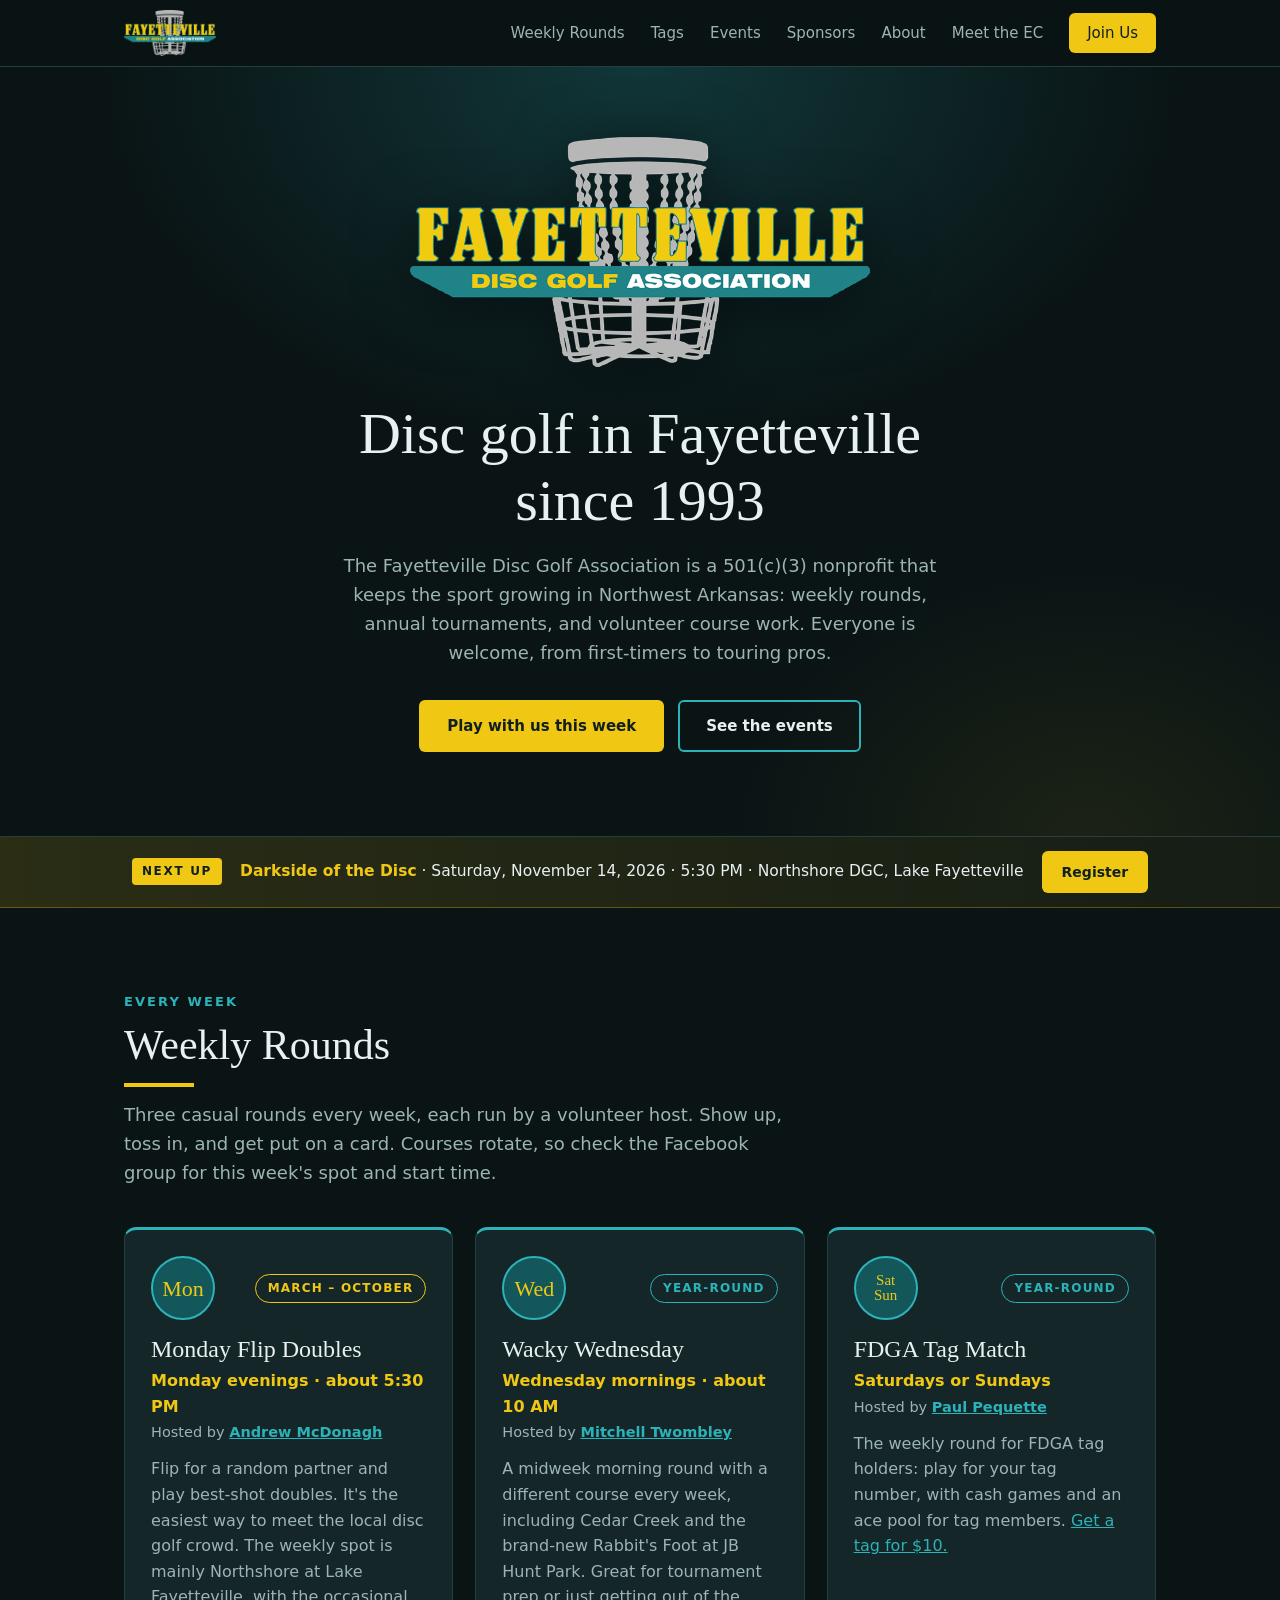
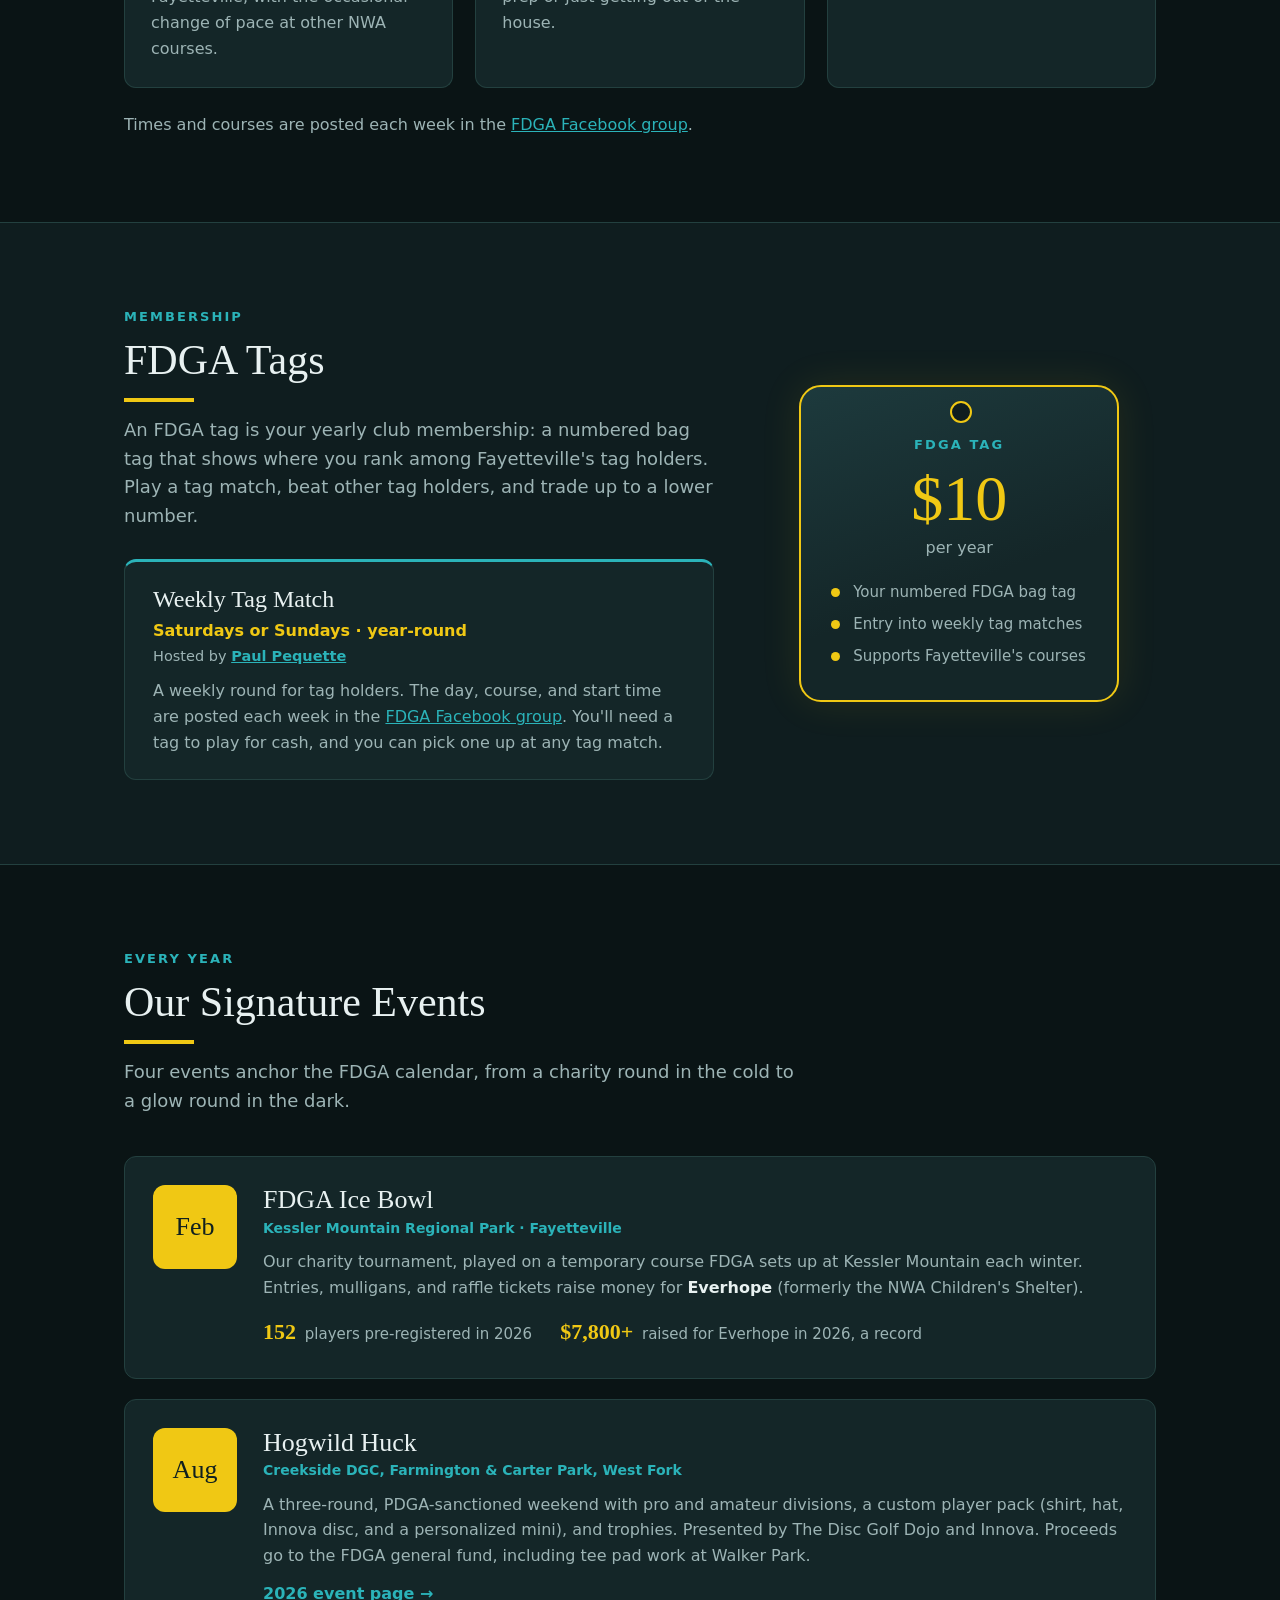
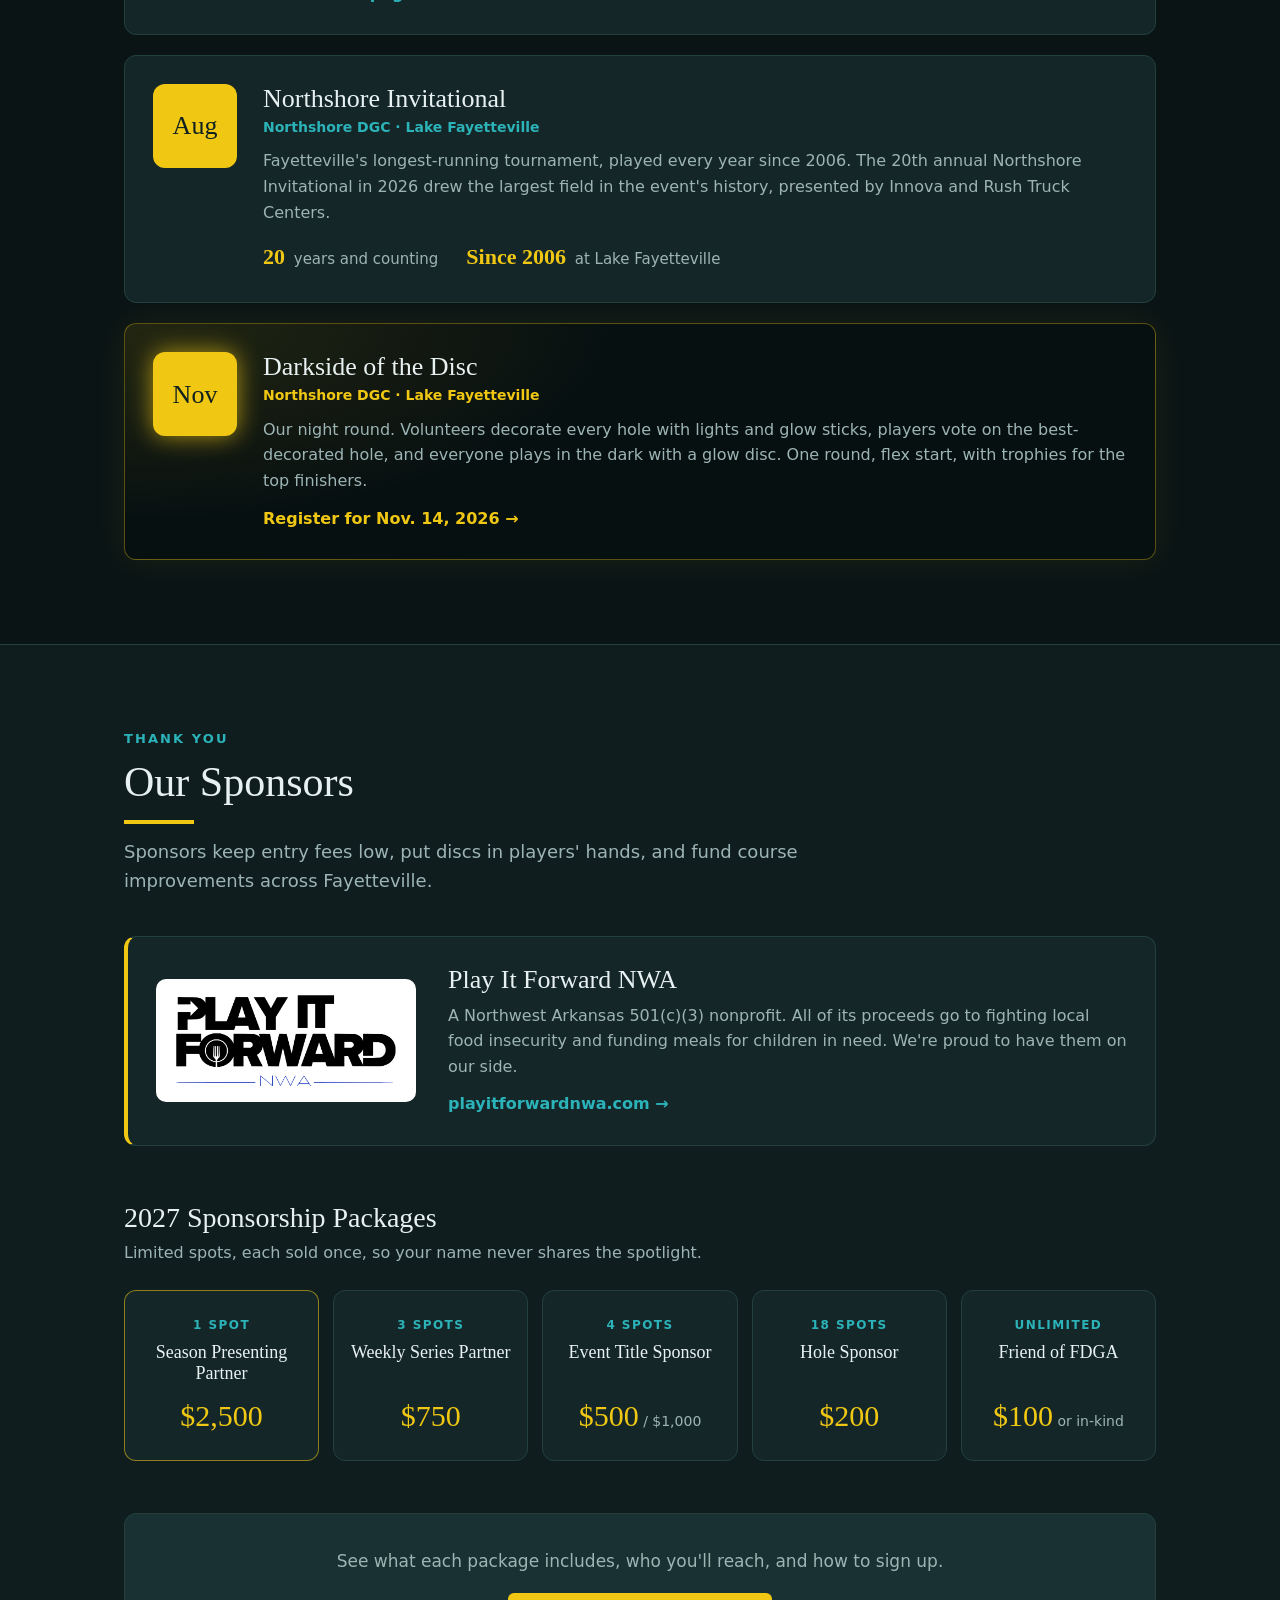
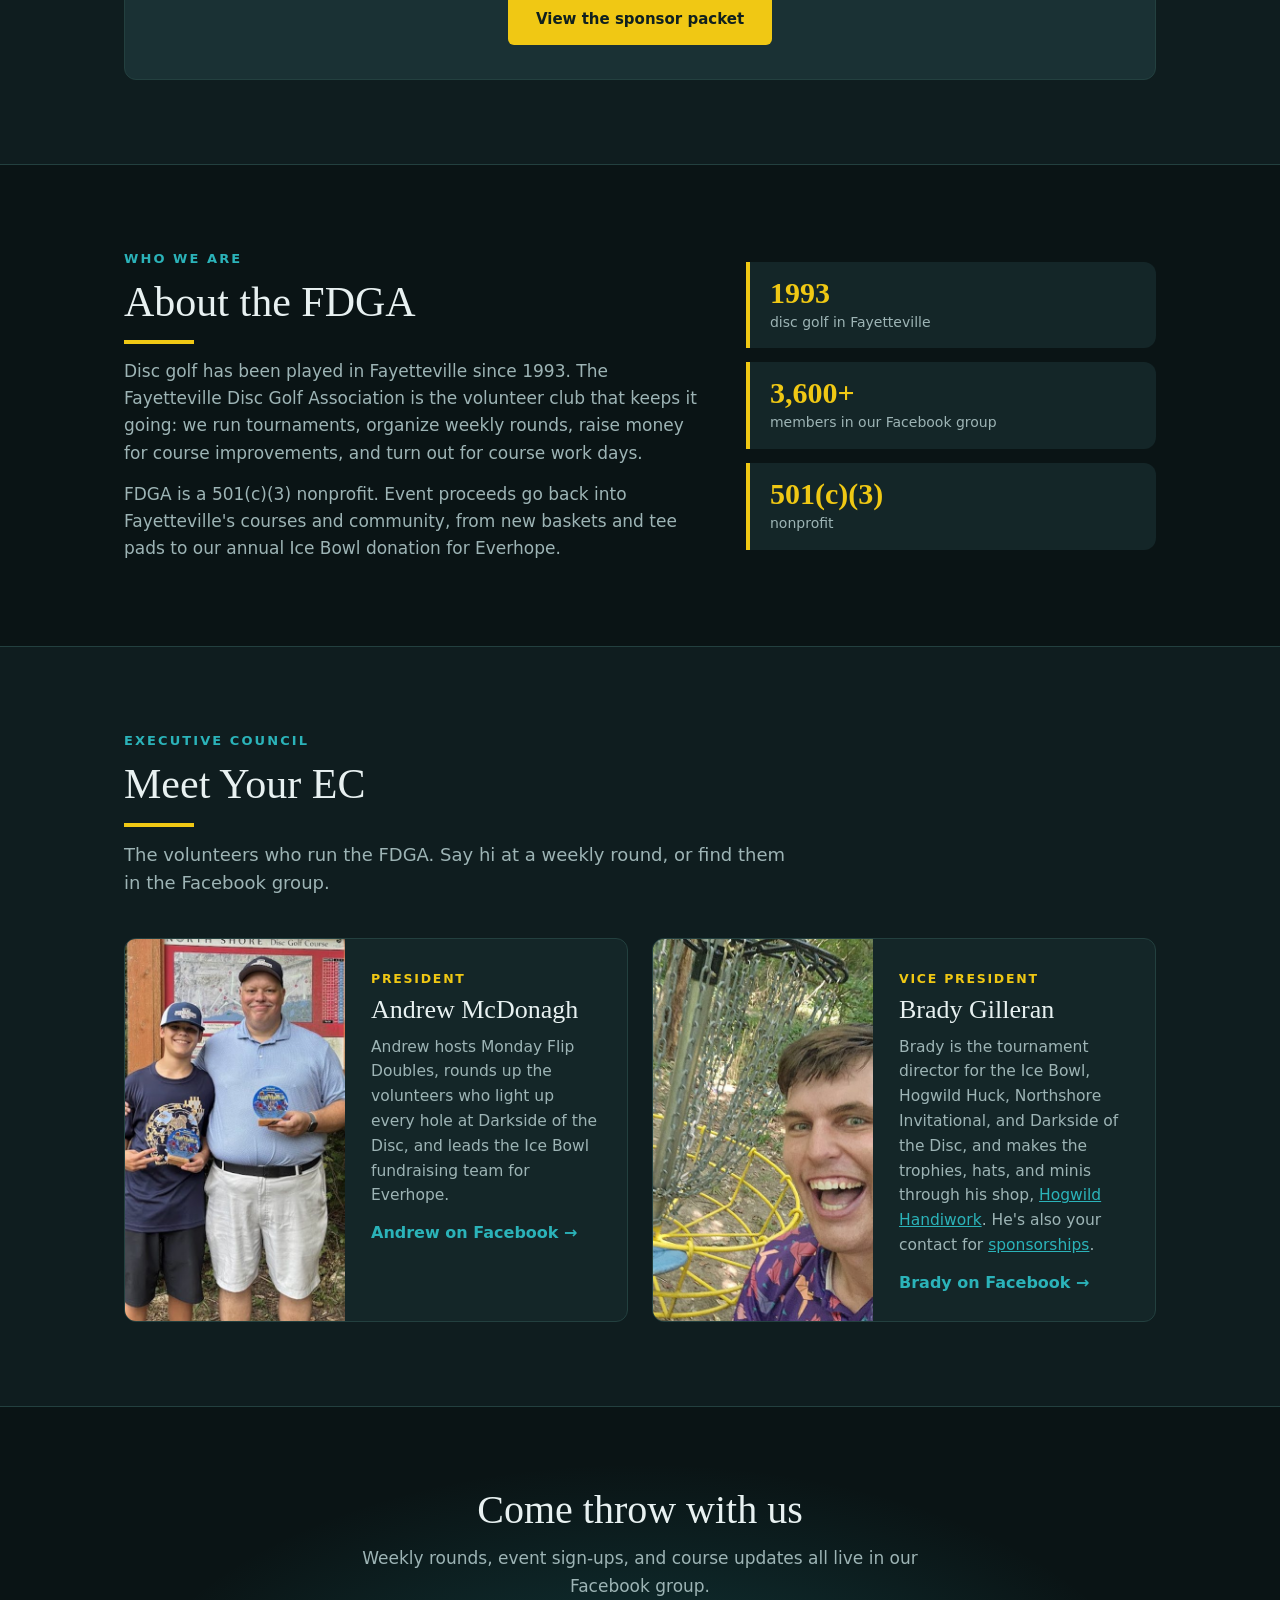
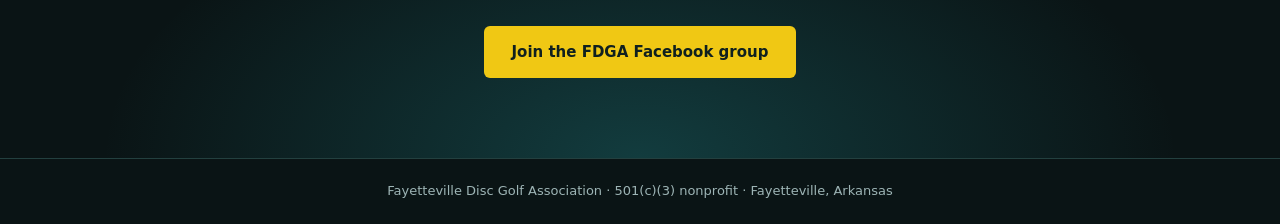
<file: index.html>
<!DOCTYPE html>
<html lang="en">
<head>
<meta charset="UTF-8">
<meta name="viewport" content="width=device-width, initial-scale=1.0">
<title>Fayetteville Disc Golf Association | Fayetteville, Arkansas</title>
<meta name="description" content="The Fayetteville Disc Golf Association (FDGA): weekly Monday Flip Doubles and Wacky Wednesday rounds, plus the Ice Bowl, Hogwild Huck, Northshore Invitational, and Darkside of the Disc.">
<meta property="og:title" content="Fayetteville Disc Golf Association">
<meta property="og:description" content="Disc golf in Fayetteville, Arkansas since 1993. Weekly rounds, annual tournaments, and a community of 3,600+ players.">
<meta property="og:image" content="https://www.fayettevillediscgolf.com/images/fdga-logo.png">
<meta property="og:url" content="https://www.fayettevillediscgolf.com/">
<link rel="icon" href="images/favicon.svg" type="image/svg+xml">
<link rel="stylesheet" href="css/style.css?v=7">
</head>
<body>

<header class="nav">
  <div class="nav-inner">
    <a href="#top" class="nav-brand"><img src="images/fdga-logo.png" alt="Fayetteville Disc Golf Association"></a>
    <button class="nav-toggle" aria-label="Toggle navigation" aria-expanded="false">
      <span></span><span></span><span></span>
    </button>
    <nav class="nav-links">
      <a href="#weekly">Weekly Rounds</a>
      <a href="#tags">Tags</a>
      <a href="#events">Events</a>
      <a href="#sponsors">Sponsors</a>
      <a href="#about">About</a>
      <a href="#ec">Meet the EC</a>
      <a href="#join" class="nav-cta">Join Us</a>
    </nav>
  </div>
</header>

<main>

  <section id="top" class="hero">
    <div class="wrap">
      <img class="hero-logo" src="images/fdga-logo.png" alt="Fayetteville Disc Golf Association">
      <h1>Disc golf in Fayetteville<br>since 1993</h1>
      <p class="hero-sub">
        The Fayetteville Disc Golf Association is a 501(c)(3) nonprofit that keeps the sport growing
        in Northwest Arkansas: weekly rounds, annual tournaments, and volunteer course work.
        Everyone is welcome, from first-timers to touring pros.
      </p>
      <div class="hero-actions">
        <a href="#weekly" class="btn btn-gold">Play with us this week</a>
        <a href="#events" class="btn btn-outline">See the events</a>
      </div>
    </div>
  </section>

  <section class="next-up">
    <div class="wrap next-up-inner">
      <span class="next-up-label">Next up</span>
      <p>
        <strong>Darkside of the Disc</strong> · Saturday, November 14, 2026 · 5:30 PM ·
        Northshore DGC, Lake Fayetteville
      </p>
      <a href="https://www.discgolfscene.com/tournament/Darkside_of_the_Disc_2026" target="_blank" rel="noopener" class="btn btn-gold btn-small">Register</a>
    </div>
  </section>

  <section id="weekly" class="section">
    <div class="wrap">
      <div class="section-head">
        <span class="kicker">Every week</span>
        <h2>Weekly Rounds</h2>
        <p class="lead">
          Three casual rounds every week, each run by a volunteer host. Show up, toss in, and get
          put on a card. Courses rotate, so check the Facebook group for this week's spot and
          start time.
        </p>
      </div>

      <div class="weekly-grid">
        <article class="weekly-card">
          <div class="weekly-top">
            <div class="weekly-day">Mon</div>
            <span class="season season-limited">March – October</span>
          </div>
          <h3>Monday Flip Doubles</h3>
          <p class="weekly-when">Monday evenings · about 5:30 PM</p>
          <p class="weekly-host">Hosted by <a href="https://www.facebook.com/andrew.mcdonagh.142" target="_blank" rel="noopener">Andrew McDonagh</a></p>
          <p>
            Flip for a random partner and play best-shot doubles. It's the easiest way to meet the
            local disc golf crowd. The weekly spot is mainly Northshore at Lake Fayetteville, with
            the occasional change of pace at other NWA courses.
          </p>
        </article>
        <article class="weekly-card">
          <div class="weekly-top">
            <div class="weekly-day">Wed</div>
            <span class="season">Year-round</span>
          </div>
          <h3>Wacky Wednesday</h3>
          <p class="weekly-when">Wednesday mornings · about 10 AM</p>
          <p class="weekly-host">Hosted by <a href="https://www.facebook.com/mitchell.twombley" target="_blank" rel="noopener">Mitchell Twombley</a></p>
          <p>
            A midweek morning round with a different course every week, including Cedar Creek and
            the brand-new Rabbit's Foot at JB Hunt Park. Great for tournament prep or just getting
            out of the house.
          </p>
        </article>
        <article class="weekly-card">
          <div class="weekly-top">
            <div class="weekly-day weekly-day-sm">Sat<br>Sun</div>
            <span class="season">Year-round</span>
          </div>
          <h3>FDGA Tag Match</h3>
          <p class="weekly-when">Saturdays or Sundays</p>
          <p class="weekly-host">Hosted by <a href="https://www.facebook.com/paul.pequette" target="_blank" rel="noopener">Paul Pequette</a></p>
          <p>
            The weekly round for FDGA tag holders: play for your tag number, with cash games and an
            ace pool for tag members. <a href="#tags">Get a tag for $10.</a>
          </p>
        </article>
      </div>

      <p class="weekly-note">
        Times and courses are posted each week in the
        <a href="https://www.facebook.com/groups/421920494597940" target="_blank" rel="noopener">FDGA Facebook group</a>.
      </p>
    </div>
  </section>

  <section id="tags" class="section section-alt">
    <div class="wrap tags-grid">
      <div>
        <span class="kicker">Membership</span>
        <h2>FDGA Tags</h2>
        <p class="lead">
          An FDGA tag is your yearly club membership: a numbered bag tag that shows where you rank
          among Fayetteville's tag holders. Play a tag match, beat other tag holders, and trade up
          to a lower number.
        </p>
        <div class="tag-match">
          <h3>Weekly Tag Match</h3>
          <p class="weekly-when">Saturdays or Sundays · year-round</p>
          <p class="weekly-host">Hosted by <a href="https://www.facebook.com/paul.pequette" target="_blank" rel="noopener">Paul Pequette</a></p>
          <p>
            A weekly round for tag holders. The day, course, and start time are posted each week in
            the <a href="https://www.facebook.com/groups/421920494597940" target="_blank" rel="noopener">FDGA Facebook group</a>.
            You'll need a tag to play for cash, and you can pick one up at any tag match.
          </p>
        </div>
      </div>
      <div class="tag-card">
        <span class="tag-card-label">FDGA Tag</span>
        <p class="tag-card-price">$10</p>
        <p class="tag-card-sub">per year</p>
        <ul>
          <li>Your numbered FDGA bag tag</li>
          <li>Entry into weekly tag matches</li>
          <li>Supports Fayetteville's courses</li>
        </ul>
      </div>
    </div>
  </section>

  <section id="events" class="section">
    <div class="wrap">
      <div class="section-head">
        <span class="kicker">Every year</span>
        <h2>Our Signature Events</h2>
        <p class="lead">
          Four events anchor the FDGA calendar, from a charity round in the cold to a glow round
          in the dark.
        </p>
      </div>

      <div class="event-list">
        <article class="event">
          <div class="event-month"><span>Feb</span></div>
          <div class="event-body">
            <h3>FDGA Ice Bowl</h3>
            <p class="event-where">Kessler Mountain Regional Park · Fayetteville</p>
            <p>
              Our charity tournament, played on a temporary course FDGA sets up at Kessler
              Mountain each winter. Entries, mulligans, and raffle tickets raise money for
              <strong>Everhope</strong> (formerly the NWA Children's Shelter).
            </p>
            <ul class="event-stats">
              <li><b>152</b> players pre-registered in 2026</li>
              <li><b>$7,800+</b> raised for Everhope in 2026, a record</li>
            </ul>
          </div>
        </article>

        <article class="event">
          <div class="event-month"><span>Aug</span></div>
          <div class="event-body">
            <h3>Hogwild Huck</h3>
            <p class="event-where">Creekside DGC, Farmington &amp; Carter Park, West Fork</p>
            <p>
              A three-round, PDGA-sanctioned weekend with pro and amateur divisions, a custom
              player pack (shirt, hat, Innova disc, and a personalized mini), and trophies.
              Presented by The Disc Golf Dojo and Innova. Proceeds go to the FDGA general fund,
              including tee pad work at Walker Park.
            </p>
            <a class="event-link" href="https://www.discgolfscene.com/tournament/4th_Annual_Hogwild_Huck_2026" target="_blank" rel="noopener">2026 event page →</a>
          </div>
        </article>

        <article class="event">
          <div class="event-month"><span>Aug</span></div>
          <div class="event-body">
            <h3>Northshore Invitational</h3>
            <p class="event-where">Northshore DGC · Lake Fayetteville</p>
            <p>
              Fayetteville's longest-running tournament, played every year since 2006. The
              20th annual Northshore Invitational in 2026 drew the largest field in the event's
              history, presented by Innova and Rush Truck Centers.
            </p>
            <ul class="event-stats">
              <li><b>20</b> years and counting</li>
              <li><b>Since 2006</b> at Lake Fayetteville</li>
            </ul>
          </div>
        </article>

        <article class="event event-glow">
          <div class="event-month"><span>Nov</span></div>
          <div class="event-body">
            <h3>Darkside of the Disc</h3>
            <p class="event-where">Northshore DGC · Lake Fayetteville</p>
            <p>
              Our night round. Volunteers decorate every hole with lights and glow sticks, players
              vote on the best-decorated hole, and everyone plays in the dark with a glow disc.
              One round, flex start, with trophies for the top finishers.
            </p>
            <a class="event-link" href="https://www.discgolfscene.com/tournament/Darkside_of_the_Disc_2026" target="_blank" rel="noopener">Register for Nov. 14, 2026 →</a>
          </div>
        </article>
      </div>
    </div>
  </section>

  <section id="sponsors" class="section section-alt">
    <div class="wrap">
      <div class="section-head">
        <span class="kicker">Thank you</span>
        <h2>Our Sponsors</h2>
        <p class="lead">
          Sponsors keep entry fees low, put discs in players' hands, and fund course improvements
          across Fayetteville.
        </p>
      </div>

      <div class="sponsor-feature">
        <a class="sponsor-logo" href="https://www.playitforwardnwa.com/" target="_blank" rel="noopener">
          <img src="images/sponsors/play-it-forward.png" alt="Play It Forward NWA">
        </a>
        <div>
          <h3>Play It Forward NWA</h3>
          <p>
            A Northwest Arkansas 501(c)(3) nonprofit. All of its proceeds go to fighting local
            food insecurity and funding meals for children in need. We're proud to have them on
            our side.
          </p>
          <a class="event-link" href="https://www.playitforwardnwa.com/" target="_blank" rel="noopener">playitforwardnwa.com →</a>
        </div>
      </div>

      <div class="sponsor-program">
        <h3 class="sub-head">2027 Sponsorship Packages</h3>
        <p class="sub-lead">Limited spots, each sold once, so your name never shares the spotlight.</p>
        <div class="pkg-mini-grid">
          <a class="pkg-mini pkg-mini-top" href="/sponsors#presenting"><span class="pkg-mini-spots">1 spot</span><h4>Season Presenting Partner</h4><p class="es-price">$2,500</p></a>
          <a class="pkg-mini" href="/sponsors#weekly"><span class="pkg-mini-spots">3 spots</span><h4>Weekly Series Partner</h4><p class="es-price">$750</p></a>
          <a class="pkg-mini" href="/sponsors#title"><span class="pkg-mini-spots">4 spots</span><h4>Event Title Sponsor</h4><p class="es-price">$500<small> / $1,000</small></p></a>
          <a class="pkg-mini" href="/sponsors#holes"><span class="pkg-mini-spots">18 spots</span><h4>Hole Sponsor</h4><p class="es-price">$200</p></a>
          <a class="pkg-mini" href="/sponsors#friends"><span class="pkg-mini-spots">Unlimited</span><h4>Friend of FDGA</h4><p class="es-price">$100<small> or in-kind</small></p></a>
        </div>
      </div>

      <div class="sponsor-cta">
        <p>See what each package includes, who you'll reach, and how to sign up.</p>
        <a class="btn btn-gold" href="/sponsors">View the sponsor packet</a>
      </div>
    </div>
  </section>

  <section id="about" class="section">
    <div class="wrap about-grid">
      <div>
        <span class="kicker">Who we are</span>
        <h2>About the FDGA</h2>
        <p>
          Disc golf has been played in Fayetteville since 1993. The Fayetteville Disc Golf
          Association is the volunteer club that keeps it going: we run tournaments, organize
          weekly rounds, raise money for course improvements, and turn out for course work days.
        </p>
        <p>
          FDGA is a 501(c)(3) nonprofit. Event proceeds go back into Fayetteville's courses and
          community, from new baskets and tee pads to our annual Ice Bowl donation for Everhope.
        </p>
      </div>
      <ul class="about-stats">
        <li><b>1993</b><span>disc golf in Fayetteville</span></li>
        <li><b>3,600+</b><span>members in our Facebook group</span></li>
        <li><b>501(c)(3)</b><span>nonprofit</span></li>
      </ul>
    </div>
  </section>

  <section id="ec" class="section section-alt">
    <div class="wrap">
      <div class="section-head">
        <span class="kicker">Executive Council</span>
        <h2>Meet Your EC</h2>
        <p class="lead">
          The volunteers who run the FDGA. Say hi at a weekly round, or find them in the Facebook
          group.
        </p>
      </div>
      <div class="ec-grid">
        <article class="ec-card">
          <img src="images/ec/andrew-mcdonagh.jpg" alt="Andrew McDonagh at the Northshore Disc Golf Course sign, holding a trophy">
          <div class="ec-body">
            <span class="ec-role">President</span>
            <h3>Andrew McDonagh</h3>
            <p>
              Andrew hosts Monday Flip Doubles, rounds up the volunteers who light up every hole at
              Darkside of the Disc, and leads the Ice Bowl fundraising team for Everhope.
            </p>
            <a class="ec-link" href="https://www.facebook.com/andrew.mcdonagh.142" target="_blank" rel="noopener">Andrew on Facebook →</a>
          </div>
        </article>
        <article class="ec-card">
          <img src="images/ec/brady-gilleran.jpg" alt="Brady Gilleran smiling next to a disc golf basket">
          <div class="ec-body">
            <span class="ec-role">Vice President</span>
            <h3>Brady Gilleran</h3>
            <p>
              Brady is the tournament director for the Ice Bowl, Hogwild Huck, Northshore
              Invitational, and Darkside of the Disc, and makes the trophies, hats, and minis
              through his shop, <a href="https://www.hogwildhandiwork.com/" target="_blank" rel="noopener">Hogwild Handiwork</a>.
              He's also your contact for <a href="/sponsors">sponsorships</a>.
            </p>
            <a class="ec-link" href="https://www.facebook.com/brady.gilleran" target="_blank" rel="noopener">Brady on Facebook →</a>
          </div>
        </article>
      </div>
    </div>
  </section>

  <section id="join" class="join">
    <div class="wrap">
      <h2>Come throw with us</h2>
      <p>
        Weekly rounds, event sign-ups, and course updates all live in our
        Facebook group.
      </p>
      <a href="https://www.facebook.com/groups/421920494597940" target="_blank" rel="noopener" class="btn btn-gold">Join the FDGA Facebook group</a>
    </div>
  </section>

</main>

<footer class="footer">
  <p>Fayetteville Disc Golf Association · 501(c)(3) nonprofit · Fayetteville, Arkansas</p>
</footer>

<script src="js/main.js?v=2"></script>
</body>
</html>
</file>
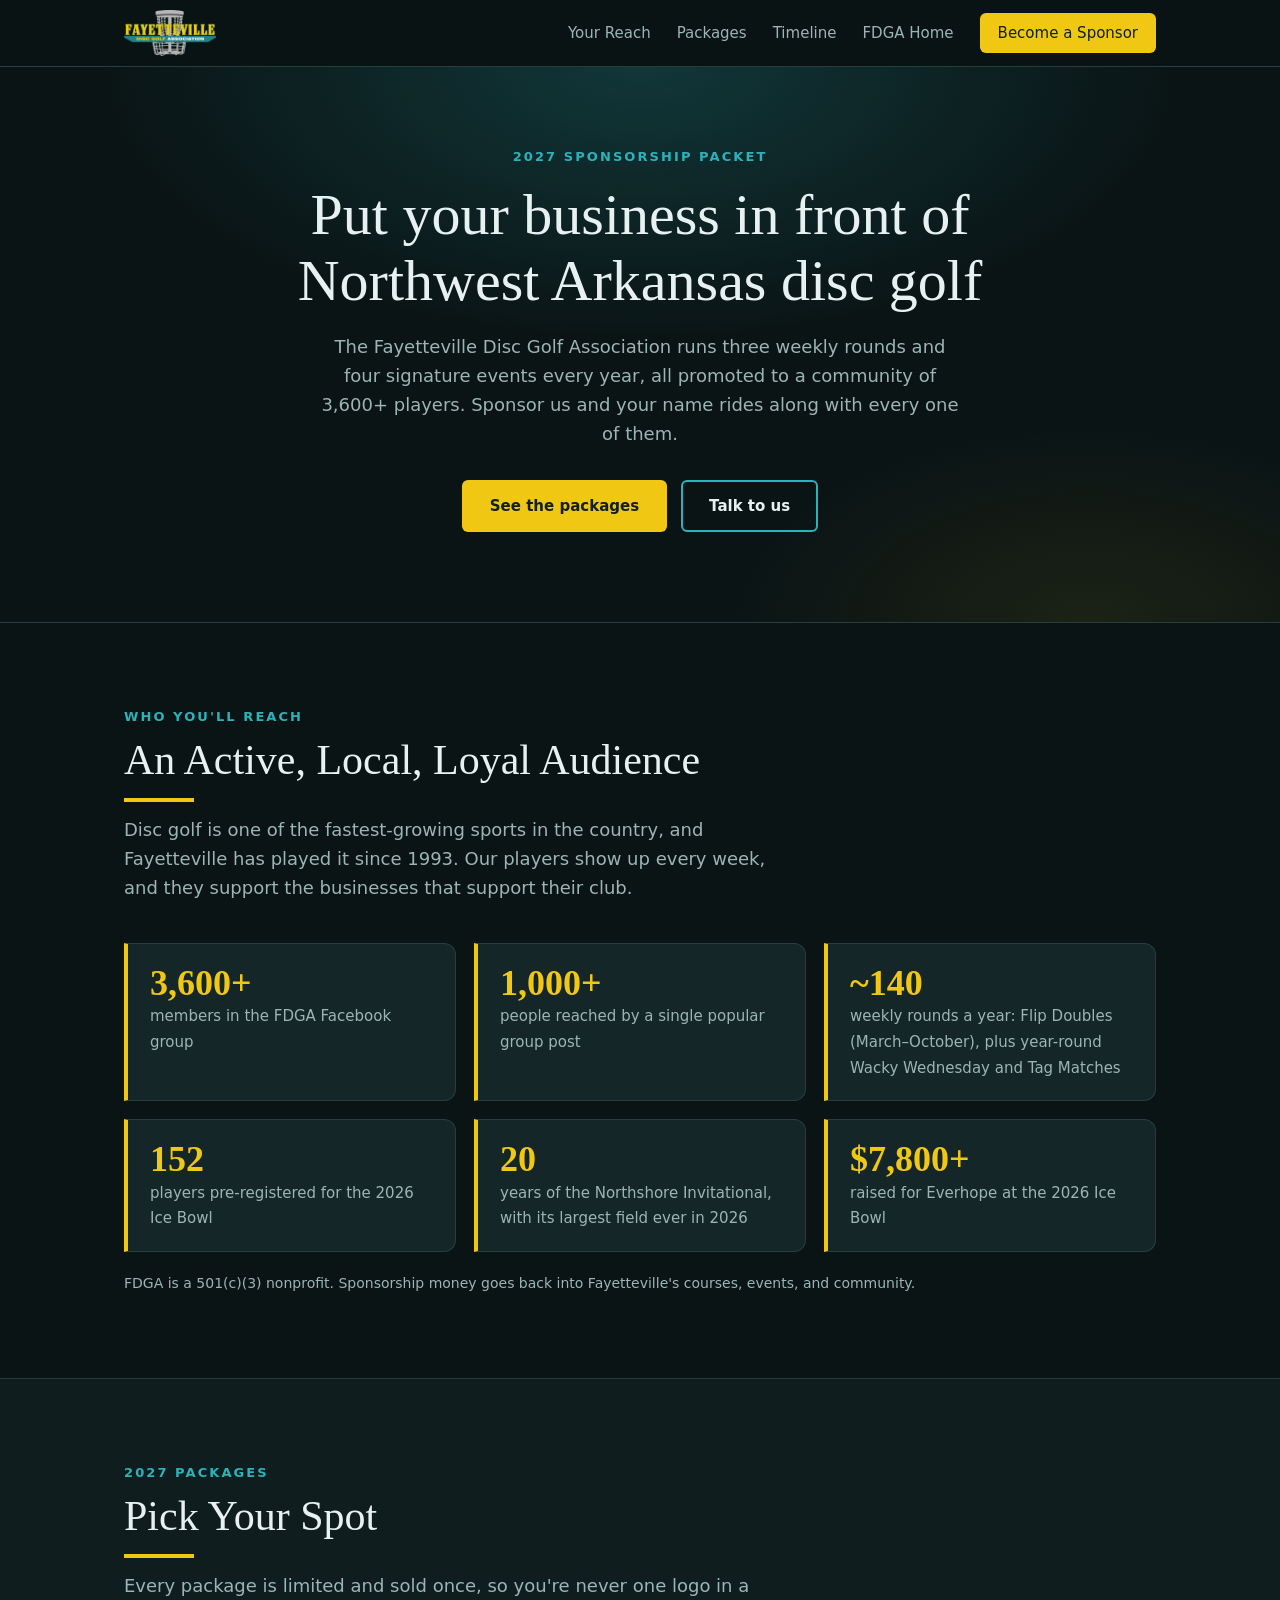
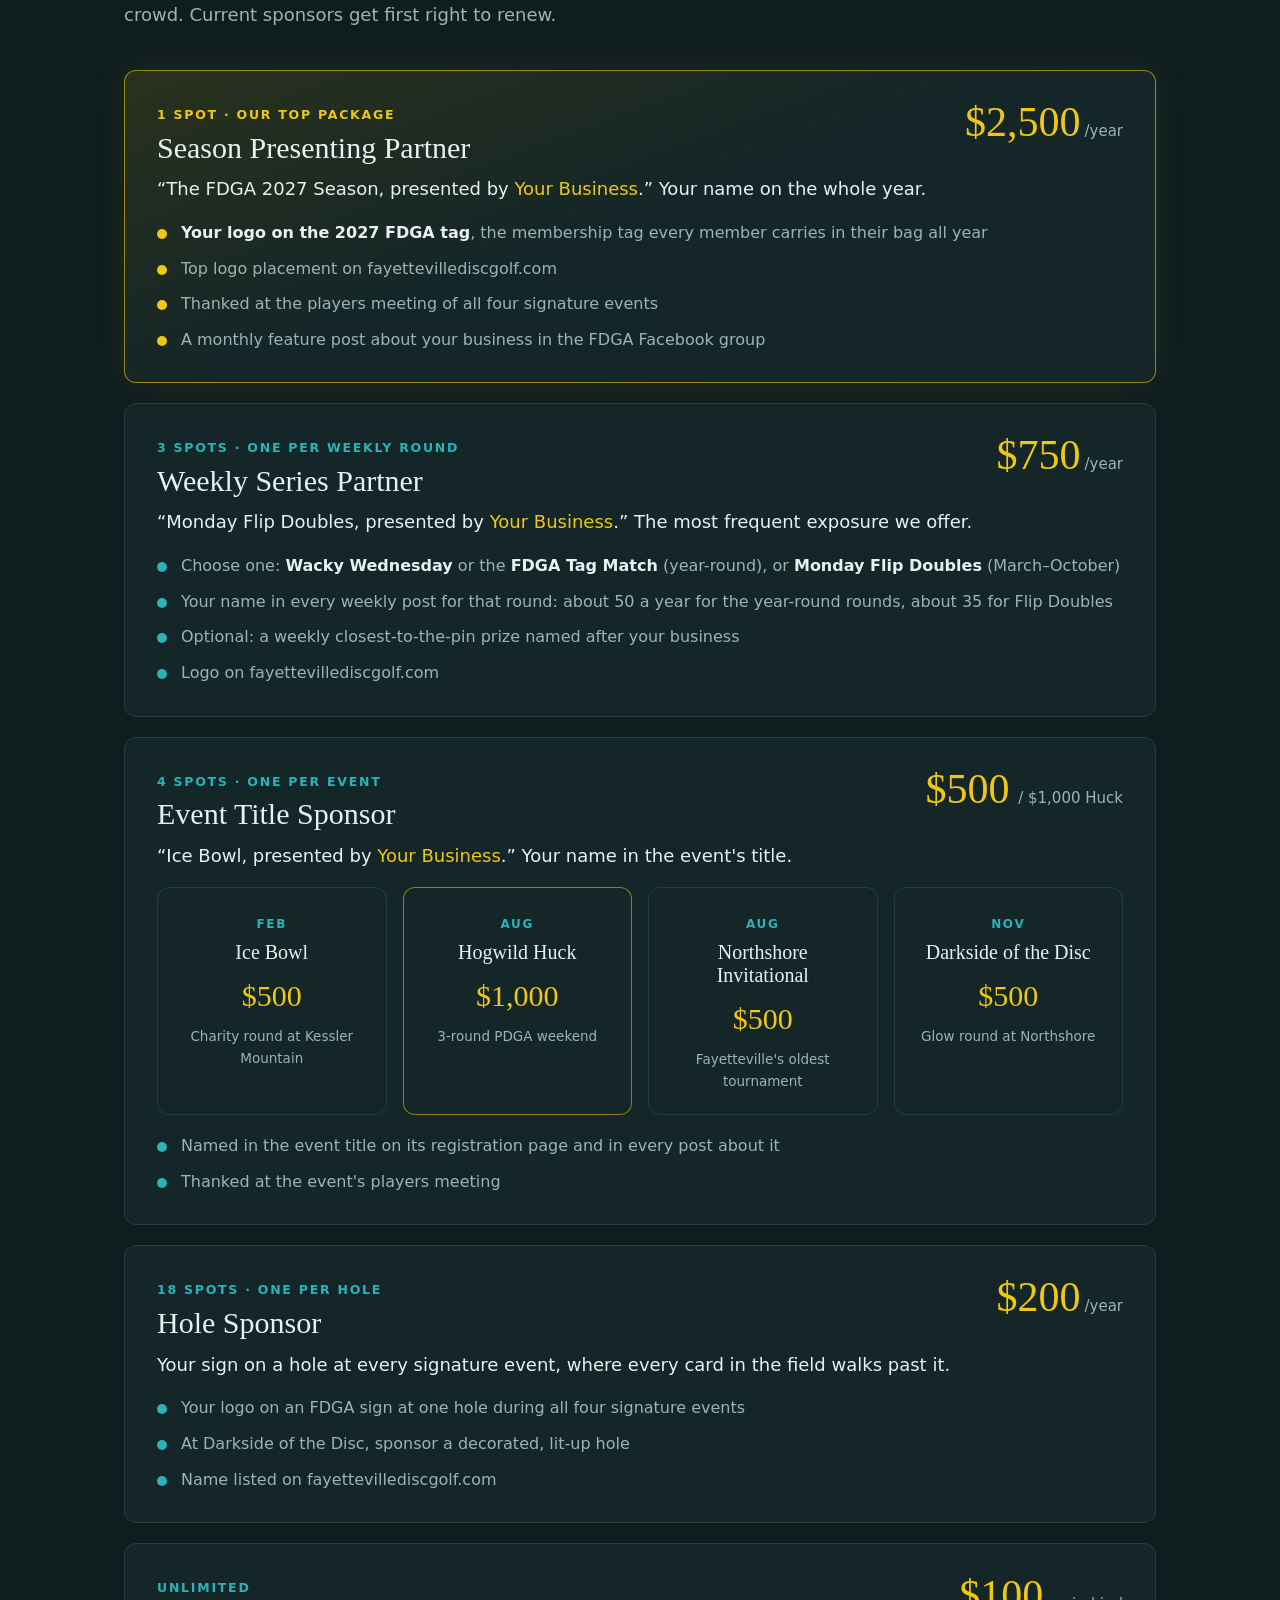
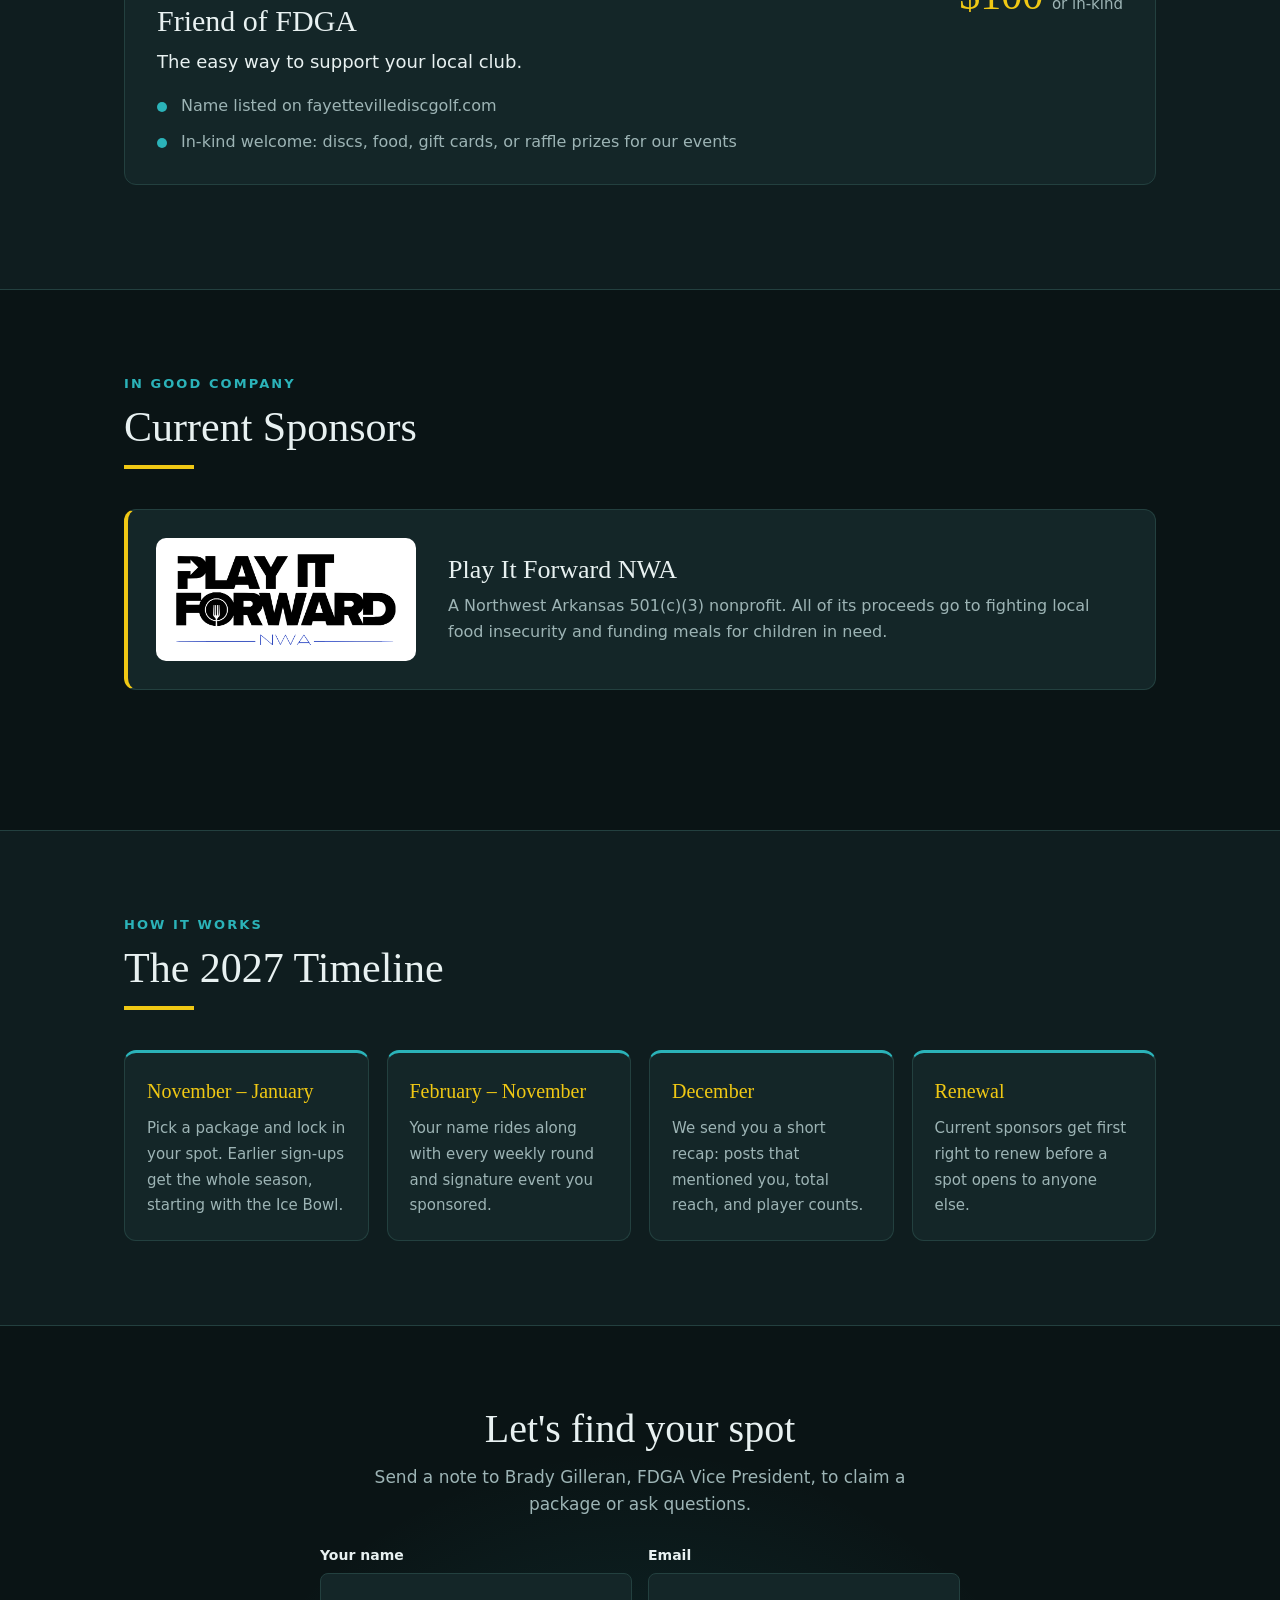
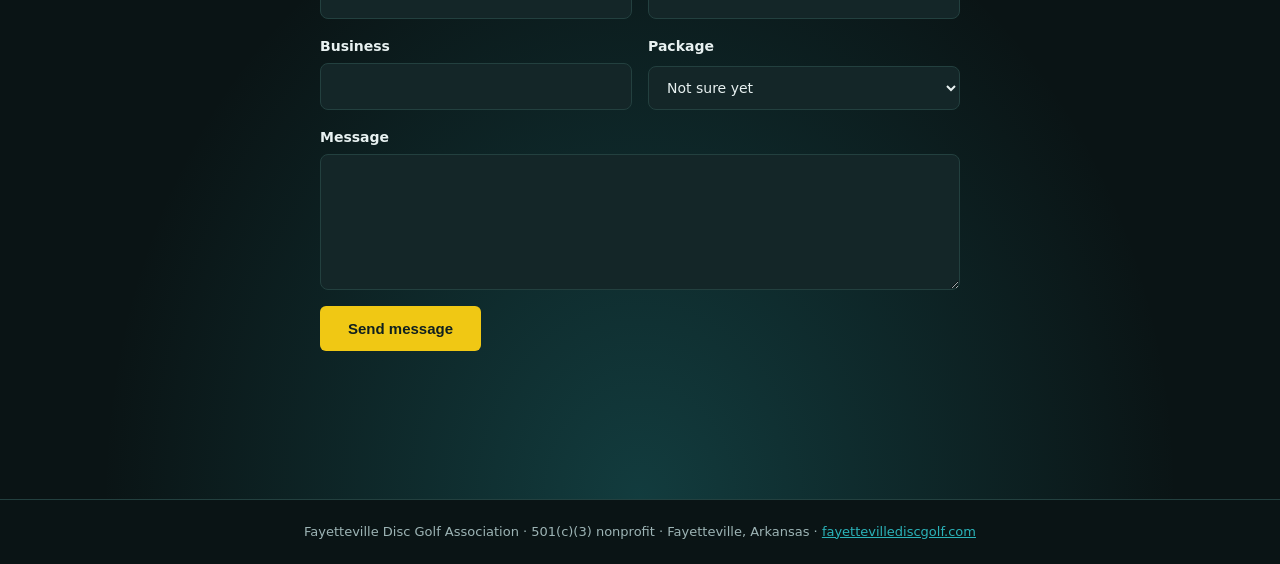
<file: sponsors.html>
<!DOCTYPE html>
<html lang="en">
<head>
<meta charset="UTF-8">
<meta name="viewport" content="width=device-width, initial-scale=1.0">
<title>Sponsor the FDGA | 2027 Sponsorship Packet</title>
<meta name="description" content="Sponsor the Fayetteville Disc Golf Association in 2027: season presenting partner, weekly series, event title, and hole sponsorships reaching thousands of Northwest Arkansas disc golfers.">
<meta property="og:title" content="Sponsor the Fayetteville Disc Golf Association: 2027 Packet">
<meta property="og:description" content="Put your business in front of 3,600+ Northwest Arkansas disc golfers, every week of the year.">
<meta property="og:image" content="https://www.fayettevillediscgolf.com/images/fdga-logo.png">
<meta property="og:url" content="https://www.fayettevillediscgolf.com/sponsors">
<link rel="icon" href="/images/favicon.svg" type="image/svg+xml">
<link rel="stylesheet" href="/css/style.css?v=7">
</head>
<body>

<header class="nav">
  <div class="nav-inner">
    <a href="/" class="nav-brand"><img src="/images/fdga-logo.png" alt="Fayetteville Disc Golf Association"></a>
    <button class="nav-toggle" aria-label="Toggle navigation" aria-expanded="false">
      <span></span><span></span><span></span>
    </button>
    <nav class="nav-links">
      <a href="#reach">Your Reach</a>
      <a href="#packages">Packages</a>
      <a href="#timeline">Timeline</a>
      <a href="/">FDGA Home</a>
      <a href="#contact" class="nav-cta">Become a Sponsor</a>
    </nav>
  </div>
</header>

<main>

  <section class="hero hero-packet">
    <div class="wrap">
      <span class="kicker">2027 Sponsorship Packet</span>
      <h1>Put your business in front of<br>Northwest Arkansas disc golf</h1>
      <p class="hero-sub">
        The Fayetteville Disc Golf Association runs three weekly rounds and four signature events
        every year, all promoted to a community of 3,600+ players. Sponsor us and your name
        rides along with every one of them.
      </p>
      <div class="hero-actions">
        <a href="#packages" class="btn btn-gold">See the packages</a>
        <a href="#contact" class="btn btn-outline">Talk to us</a>
      </div>
    </div>
  </section>

  <section id="reach" class="section">
    <div class="wrap">
      <div class="section-head">
        <span class="kicker">Who you'll reach</span>
        <h2>An Active, Local, Loyal Audience</h2>
        <p class="lead">
          Disc golf is one of the fastest-growing sports in the country, and Fayetteville has played
          it since 1993. Our players show up every week, and they support the businesses that
          support their club.
        </p>
      </div>
      <ul class="reach-grid">
        <li><b>3,600+</b><span>members in the FDGA Facebook group</span></li>
        <li><b>1,000+</b><span>people reached by a single popular group post</span></li>
        <li><b>~140</b><span>weekly rounds a year: Flip Doubles (March–October), plus year-round Wacky Wednesday and Tag Matches</span></li>
        <li><b>152</b><span>players pre-registered for the 2026 Ice Bowl</span></li>
        <li><b>20</b><span>years of the Northshore Invitational, with its largest field ever in 2026</span></li>
        <li><b>$7,800+</b><span>raised for Everhope at the 2026 Ice Bowl</span></li>
      </ul>
      <p class="sub-note">
        FDGA is a 501(c)(3) nonprofit. Sponsorship money goes back into Fayetteville's courses,
        events, and community.
      </p>
    </div>
  </section>

  <section id="packages" class="section section-alt">
    <div class="wrap">
      <div class="section-head">
        <span class="kicker">2027 Packages</span>
        <h2>Pick Your Spot</h2>
        <p class="lead">
          Every package is limited and sold once, so you're never one logo in a crowd. Current
          sponsors get first right to renew.
        </p>
      </div>

      <article id="presenting" class="pkg pkg-top">
        <div class="pkg-head">
          <div>
            <span class="pkg-spots">1 spot · our top package</span>
            <h3>Season Presenting Partner</h3>
          </div>
          <p class="pkg-price">$2,500<span>/year</span></p>
        </div>
        <p class="pkg-pitch">&ldquo;The FDGA 2027 Season, presented by <em>Your Business</em>.&rdquo; Your name on the whole year.</p>
        <ul class="pkg-list">
          <li><strong>Your logo on the 2027 FDGA tag</strong>, the membership tag every member carries in their bag all year</li>
          <li>Top logo placement on fayettevillediscgolf.com</li>
          <li>Thanked at the players meeting of all four signature events</li>
          <li>A monthly feature post about your business in the FDGA Facebook group</li>
        </ul>
      </article>

      <article id="weekly" class="pkg">
        <div class="pkg-head">
          <div>
            <span class="pkg-spots">3 spots · one per weekly round</span>
            <h3>Weekly Series Partner</h3>
          </div>
          <p class="pkg-price">$750<span>/year</span></p>
        </div>
        <p class="pkg-pitch">&ldquo;Monday Flip Doubles, presented by <em>Your Business</em>.&rdquo; The most frequent exposure we offer.</p>
        <ul class="pkg-list">
          <li>Choose one: <strong>Wacky Wednesday</strong> or the <strong>FDGA Tag Match</strong> (year-round), or <strong>Monday Flip Doubles</strong> (March–October)</li>
          <li>Your name in every weekly post for that round: about 50 a year for the year-round rounds, about 35 for Flip Doubles</li>
          <li>Optional: a weekly closest-to-the-pin prize named after your business</li>
          <li>Logo on fayettevillediscgolf.com</li>
        </ul>
      </article>

      <article id="title" class="pkg">
        <div class="pkg-head">
          <div>
            <span class="pkg-spots">4 spots · one per event</span>
            <h3>Event Title Sponsor</h3>
          </div>
          <p class="pkg-price">$500<span> / $1,000 Huck</span></p>
        </div>
        <p class="pkg-pitch">&ldquo;Ice Bowl, presented by <em>Your Business</em>.&rdquo; Your name in the event's title.</p>
        <div class="event-sponsor-grid">
          <div class="event-sponsor"><span class="es-month">Feb</span><h4>Ice Bowl</h4><p class="es-price">$500</p><p class="es-note">Charity round at Kessler Mountain</p></div>
          <div class="event-sponsor es-featured"><span class="es-month">Aug</span><h4>Hogwild Huck</h4><p class="es-price">$1,000</p><p class="es-note">3-round PDGA weekend</p></div>
          <div class="event-sponsor"><span class="es-month">Aug</span><h4>Northshore Invitational</h4><p class="es-price">$500</p><p class="es-note">Fayetteville's oldest tournament</p></div>
          <div class="event-sponsor"><span class="es-month">Nov</span><h4>Darkside of the Disc</h4><p class="es-price">$500</p><p class="es-note">Glow round at Northshore</p></div>
        </div>
        <ul class="pkg-list">
          <li>Named in the event title on its registration page and in every post about it</li>
          <li>Thanked at the event's players meeting</li>
        </ul>
      </article>

      <article id="holes" class="pkg">
        <div class="pkg-head">
          <div>
            <span class="pkg-spots">18 spots · one per hole</span>
            <h3>Hole Sponsor</h3>
          </div>
          <p class="pkg-price">$200<span>/year</span></p>
        </div>
        <p class="pkg-pitch">Your sign on a hole at every signature event, where every card in the field walks past it.</p>
        <ul class="pkg-list">
          <li>Your logo on an FDGA sign at one hole during all four signature events</li>
          <li>At Darkside of the Disc, sponsor a decorated, lit-up hole</li>
          <li>Name listed on fayettevillediscgolf.com</li>
        </ul>
      </article>

      <article id="friends" class="pkg">
        <div class="pkg-head">
          <div>
            <span class="pkg-spots">Unlimited</span>
            <h3>Friend of FDGA</h3>
          </div>
          <p class="pkg-price">$100<span> or in-kind</span></p>
        </div>
        <p class="pkg-pitch">The easy way to support your local club.</p>
        <ul class="pkg-list">
          <li>Name listed on fayettevillediscgolf.com</li>
          <li>In-kind welcome: discs, food, gift cards, or raffle prizes for our events</li>
        </ul>
      </article>
    </div>
  </section>

  <section class="section">
    <div class="wrap">
      <div class="section-head">
        <span class="kicker">In good company</span>
        <h2>Current Sponsors</h2>
      </div>
      <div class="sponsor-feature">
        <a class="sponsor-logo" href="https://www.playitforwardnwa.com/" target="_blank" rel="noopener">
          <img src="/images/sponsors/play-it-forward.png" alt="Play It Forward NWA">
        </a>
        <div>
          <h3>Play It Forward NWA</h3>
          <p>
            A Northwest Arkansas 501(c)(3) nonprofit. All of its proceeds go to fighting local
            food insecurity and funding meals for children in need.
          </p>
        </div>
      </div>
    </div>
  </section>

  <section id="timeline" class="section section-alt">
    <div class="wrap">
      <div class="section-head">
        <span class="kicker">How it works</span>
        <h2>The 2027 Timeline</h2>
      </div>
      <ol class="timeline">
        <li><b>November – January</b><span>Pick a package and lock in your spot. Earlier sign-ups get the whole season, starting with the Ice Bowl.</span></li>
        <li><b>February – November</b><span>Your name rides along with every weekly round and signature event you sponsored.</span></li>
        <li><b>December</b><span>We send you a short recap: posts that mentioned you, total reach, and player counts.</span></li>
        <li><b>Renewal</b><span>Current sponsors get first right to renew before a spot opens to anyone else.</span></li>
      </ol>
    </div>
  </section>

  <section id="contact" class="join">
    <div class="wrap">
      <h2>Let's find your spot</h2>
      <p>
        Send a note to Brady Gilleran, FDGA Vice President, to claim a package or ask questions.
      </p>
      <form id="sponsor-form" class="contact-form" novalidate>
        <div class="form-row">
          <label>Your name<input type="text" name="name" required autocomplete="name"></label>
          <label>Email<input type="email" name="email" required autocomplete="email"></label>
        </div>
        <div class="form-row">
          <label>Business<input type="text" name="business" autocomplete="organization"></label>
          <label>Package
            <select name="pkg">
              <option value="unsure">Not sure yet</option>
              <option value="presenting">Season Presenting Partner ($2,500)</option>
              <option value="weekly">Weekly Series Partner ($750)</option>
              <option value="title">Event Title Sponsor ($500 / $1,000)</option>
              <option value="hole">Hole Sponsor ($200)</option>
              <option value="friend">Friend of FDGA ($100 or in-kind)</option>
            </select>
          </label>
        </div>
        <label>Message<textarea name="message" rows="5" required></textarea></label>
        <!-- Honeypot: hidden from people, bots fill it in -->
        <label class="hp" aria-hidden="true">Website<input type="text" name="website" tabindex="-1" autocomplete="off"></label>
        <button type="submit" class="btn btn-gold">Send message</button>
        <p class="form-status" role="status"></p>
      </form>
    </div>
  </section>

</main>

<footer class="footer">
  <p>Fayetteville Disc Golf Association · 501(c)(3) nonprofit · Fayetteville, Arkansas · <a href="/">fayettevillediscgolf.com</a></p>
</footer>

<script src="/js/main.js?v=2"></script>
</body>
</html>
</file>
<file: css/style.css>
/* Fayetteville Disc Golf Association: dark theme in FDGA teal and gold */
:root {
  --bg: #0a1415;
  --bg-alt: #0f1d1f;
  --card: #142628;
  --card-hi: #1a3134;
  --border: #23403f;
  --text: #e8f1f1;
  --muted: #9db4b5;
  --teal: #2bb3b9;
  --teal-mid: #1f7f84;
  --teal-dark: #13575b;
  --gold: #f0c814;
  --gold-soft: #ffd83a;
  --radius: 12px;
  --font-body: "Segoe UI", system-ui, -apple-system, Roboto, Helvetica, Arial, sans-serif;
  --font-head: Georgia, "Times New Roman", serif;
}

* { box-sizing: border-box; margin: 0; padding: 0; }

html { scroll-behavior: smooth; scroll-padding-top: 76px; }

body {
  font-family: var(--font-body);
  color: var(--text);
  line-height: 1.6;
  background: var(--bg);
}

a { color: var(--teal); }

img { max-width: 100%; display: block; }

.wrap { max-width: 1080px; margin: 0 auto; padding: 0 24px; }

h1, h2, h3, h4 { font-family: var(--font-head); font-weight: normal; line-height: 1.15; }

/* Buttons */
.btn {
  display: inline-block;
  text-decoration: none;
  font-weight: 600;
  font-size: 15px;
  padding: 12px 26px;
  border-radius: 6px;
  border: 2px solid transparent;
  transition: transform 0.15s, background 0.15s, box-shadow 0.15s;
}
.btn:hover { transform: translateY(-1px); }
.btn-gold { background: var(--gold); color: #10201f; }
.btn-gold:hover { background: var(--gold-soft); box-shadow: 0 0 22px rgba(240, 200, 20, 0.35); }
.btn-outline { border-color: var(--teal); color: var(--text); }
.btn-outline:hover { background: rgba(43, 179, 185, 0.12); }
.btn-small { padding: 8px 18px; font-size: 14px; }

/* Nav */
.nav {
  position: sticky;
  top: 0;
  z-index: 50;
  background: rgba(10, 20, 21, 0.92);
  backdrop-filter: blur(8px);
  border-bottom: 1px solid var(--border);
}
.nav-inner {
  max-width: 1080px;
  margin: 0 auto;
  padding: 10px 24px;
  display: flex;
  align-items: center;
  justify-content: space-between;
}
.nav-brand img { height: 46px; width: auto; }
.nav-links { display: flex; align-items: center; gap: 26px; }
.nav-links a {
  text-decoration: none;
  color: var(--muted);
  font-size: 15px;
  font-weight: 500;
}
.nav-links a:hover { color: var(--text); }
.nav-links .nav-cta {
  background: var(--gold);
  color: #10201f;
  padding: 8px 18px;
  border-radius: 6px;
}
.nav-links .nav-cta:hover { background: var(--gold-soft); color: #10201f; }
.nav-toggle {
  display: none;
  background: none;
  border: none;
  cursor: pointer;
  padding: 6px;
}
.nav-toggle span {
  display: block;
  width: 24px;
  height: 2px;
  background: var(--text);
  margin: 5px 0;
}

/* Hero */
.hero {
  background:
    radial-gradient(60% 70% at 50% 0%, rgba(43, 179, 185, 0.22), transparent 70%),
    radial-gradient(40% 50% at 85% 100%, rgba(240, 200, 20, 0.08), transparent 70%),
    var(--bg);
  text-align: center;
  padding: 70px 0 84px;
  border-bottom: 1px solid var(--border);
}
.hero-logo {
  width: min(460px, 82vw);
  margin: 0 auto 34px;
  filter: drop-shadow(0 10px 30px rgba(0, 0, 0, 0.6));
}
.hero h1 { font-size: clamp(34px, 6vw, 58px); margin-bottom: 18px; }
.hero-sub {
  max-width: 640px;
  margin: 0 auto 32px;
  font-size: 18px;
  color: var(--muted);
}
.hero-actions { display: flex; gap: 14px; justify-content: center; flex-wrap: wrap; }

/* Next up strip */
.next-up {
  background: linear-gradient(90deg, rgba(240, 200, 20, 0.14), rgba(240, 200, 20, 0.05));
  border-bottom: 1px solid rgba(240, 200, 20, 0.3);
}
.next-up-inner {
  display: flex;
  align-items: center;
  gap: 18px;
  padding-top: 14px;
  padding-bottom: 14px;
  flex-wrap: wrap;
  justify-content: center;
  text-align: center;
}
.next-up-label {
  font-size: 12px;
  font-weight: 700;
  letter-spacing: 0.14em;
  text-transform: uppercase;
  background: var(--gold);
  color: #10201f;
  padding: 4px 10px;
  border-radius: 4px;
}
.next-up p { font-size: 15.5px; color: var(--text); }
.next-up strong { color: var(--gold); }

/* Sections */
.section { padding: 84px 0; }
.section-alt { background: var(--bg-alt); border-top: 1px solid var(--border); border-bottom: 1px solid var(--border); }
.section-head { max-width: 680px; margin-bottom: 40px; }
.kicker {
  display: block;
  font-size: 13px;
  font-weight: 700;
  letter-spacing: 0.16em;
  text-transform: uppercase;
  color: var(--teal);
  margin-bottom: 8px;
}
.section h2 { font-size: clamp(30px, 4.5vw, 42px); margin-bottom: 14px; }
.section h2::after {
  content: "";
  display: block;
  width: 70px;
  height: 4px;
  background: var(--gold);
  margin-top: 14px;
}
.lead { font-size: 18px; color: var(--muted); }

/* Weekly rounds */
.weekly-grid { display: grid; grid-template-columns: repeat(3, 1fr); gap: 22px; }
.weekly-card {
  display: flex;
  flex-direction: column;
  border: 1px solid var(--border);
  border-top: 3px solid var(--teal);
  border-radius: var(--radius);
  padding: 26px;
  background: var(--card);
}
.weekly-top { display: flex; justify-content: space-between; align-items: center; margin-bottom: 16px; }
.weekly-day {
  flex-shrink: 0;
  width: 64px;
  height: 64px;
  border-radius: 50%;
  background: var(--teal-dark);
  border: 2px solid var(--teal);
  color: var(--gold);
  font-family: var(--font-head);
  font-size: 22px;
  display: flex;
  align-items: center;
  justify-content: center;
  text-align: center;
}
.weekly-day-sm { font-size: 15px; line-height: 1.05; }
.season {
  font-size: 12px;
  font-weight: 700;
  letter-spacing: 0.1em;
  text-transform: uppercase;
  color: var(--teal);
  border: 1px solid var(--teal);
  border-radius: 999px;
  padding: 4px 12px;
}
.season-limited { color: var(--gold); border-color: var(--gold); }
.weekly-card h3 { font-size: 24px; margin-bottom: 4px; }
.weekly-when { font-weight: 600; color: var(--gold); }
.weekly-host { font-size: 14.5px; color: var(--muted); margin: 2px 0 12px; }
.weekly-host a { color: var(--teal); font-weight: 600; }
.weekly-card p:last-child { color: var(--muted); }
.tag-match .weekly-host { margin-bottom: 10px; }
.weekly-note { margin-top: 24px; color: var(--muted); }

/* Tags */
.tags-grid { display: grid; grid-template-columns: 1.5fr 1fr; gap: 48px; align-items: center; }
.tags-grid .lead { margin-bottom: 28px; }
.tag-match {
  background: var(--card);
  border: 1px solid var(--border);
  border-top: 3px solid var(--teal);
  border-radius: var(--radius);
  padding: 24px 28px;
}
.tag-match h3 { font-size: 24px; margin-bottom: 4px; }
.tag-match p:last-child { color: var(--muted); }
.tag-card {
  position: relative;
  max-width: 320px;
  justify-self: center;
  width: 100%;
  text-align: center;
  background: linear-gradient(160deg, #1d3a3d, var(--card) 60%);
  border: 2px solid var(--gold);
  border-radius: 22px;
  padding: 44px 30px 32px;
  box-shadow: 0 0 40px rgba(240, 200, 20, 0.1);
}
/* Punched hole, like a real bag tag */
.tag-card::before {
  content: "";
  position: absolute;
  top: 14px;
  left: 50%;
  width: 18px;
  height: 18px;
  margin-left: -9px;
  border-radius: 50%;
  background: var(--bg-alt);
  border: 2px solid var(--gold);
}
.tag-card-label {
  font-size: 13px;
  font-weight: 700;
  letter-spacing: 0.16em;
  text-transform: uppercase;
  color: var(--teal);
}
.tag-card-price { font-family: var(--font-head); font-size: 64px; color: var(--gold); line-height: 1.1; margin-top: 8px; }
.tag-card-sub { color: var(--muted); margin-bottom: 20px; }
.tag-card ul { list-style: none; display: grid; gap: 8px; text-align: left; }
.tag-card li { position: relative; padding-left: 22px; color: var(--muted); font-size: 15px; }
.tag-card li::before {
  content: "";
  position: absolute;
  left: 0;
  top: 8px;
  width: 9px;
  height: 9px;
  border-radius: 50%;
  background: var(--gold);
}

/* Events */
.event-list { display: grid; gap: 20px; }
.event {
  display: flex;
  gap: 26px;
  background: var(--card);
  border: 1px solid var(--border);
  border-radius: var(--radius);
  padding: 28px;
}
.event-month {
  flex-shrink: 0;
  width: 84px;
  height: 84px;
  border-radius: var(--radius);
  background: var(--gold);
  display: flex;
  align-items: center;
  justify-content: center;
}
.event-month span {
  font-family: var(--font-head);
  font-size: 26px;
  color: #10201f;
}
.event-body h3 { font-size: 26px; margin-bottom: 2px; }
.event-where {
  font-size: 14px;
  font-weight: 600;
  color: var(--teal);
  margin-bottom: 10px;
}
.event-body > p:not(.event-where) { color: var(--muted); }
.event-body strong { color: var(--text); }
.event-stats {
  list-style: none;
  display: flex;
  flex-wrap: wrap;
  gap: 10px 28px;
  margin-top: 14px;
  font-size: 15px;
  color: var(--muted);
}
.event-stats b { font-family: var(--font-head); font-size: 22px; color: var(--gold); margin-right: 4px; }
.event-link {
  display: inline-block;
  margin-top: 12px;
  font-weight: 600;
  text-decoration: none;
}
.event-link:hover { text-decoration: underline; }

.event-glow {
  background: radial-gradient(80% 140% at 0% 0%, rgba(240, 200, 20, 0.12), transparent 60%), #071011;
  border-color: rgba(240, 200, 20, 0.35);
  box-shadow: 0 0 34px rgba(240, 200, 20, 0.08);
}
.event-glow .event-month { box-shadow: 0 0 24px rgba(240, 200, 20, 0.7); }
.event-glow .event-where, .event-glow .event-link { color: var(--gold); }

/* Sponsors */
.sponsor-feature {
  display: flex;
  gap: 32px;
  align-items: center;
  background: var(--card);
  border: 1px solid var(--border);
  border-left: 4px solid var(--gold);
  border-radius: var(--radius);
  padding: 28px;
  margin-bottom: 56px;
}
.sponsor-logo {
  flex-shrink: 0;
  width: 260px;
  background: #fff;
  border-radius: 10px;
  padding: 16px 20px;
}
.sponsor-feature h3 { font-size: 26px; margin-bottom: 8px; }
.sponsor-feature p { color: var(--muted); }

.sponsor-program { margin-bottom: 52px; }
.sub-head { font-size: 28px; margin-bottom: 6px; }
.sub-lead { color: var(--muted); margin-bottom: 24px; }
.sub-note { color: var(--muted); font-size: 14px; margin-top: 16px; }

.event-sponsor-grid { display: grid; grid-template-columns: repeat(4, 1fr); gap: 16px; }
.event-sponsor {
  background: var(--card);
  border: 1px solid var(--border);
  border-radius: var(--radius);
  padding: 22px;
  text-align: center;
}
.es-month {
  font-size: 12px;
  font-weight: 700;
  letter-spacing: 0.14em;
  text-transform: uppercase;
  color: var(--teal);
}
.event-sponsor h4 { font-size: 20px; margin: 6px 0 8px; }
.es-price { font-family: var(--font-head); font-size: 30px; color: var(--gold); }
.es-featured { border-color: rgba(240, 200, 20, 0.55); }

.sponsor-cta {
  text-align: center;
  background: var(--card-hi);
  border: 1px solid var(--border);
  border-radius: var(--radius);
  padding: 34px 24px;
}
.sponsor-cta p { color: var(--muted); margin-bottom: 18px; font-size: 17px; }

.es-price small { font-family: var(--font-body); font-size: 14px; color: var(--muted); }
.es-note { color: var(--muted); font-size: 13.5px; margin-top: 6px; }

/* Homepage package summary */
.pkg-mini-grid { display: grid; grid-template-columns: repeat(5, 1fr); gap: 14px; }
.pkg-mini {
  display: block;
  text-decoration: none;
  color: var(--text);
  background: var(--card);
  border: 1px solid var(--border);
  border-radius: var(--radius);
  padding: 20px 16px;
  text-align: center;
  transition: border-color 0.15s, transform 0.15s;
}
.pkg-mini:hover { border-color: var(--teal); transform: translateY(-2px); }
.pkg-mini-top { border-color: rgba(240, 200, 20, 0.55); }
.pkg-mini-spots {
  font-size: 12px;
  font-weight: 700;
  letter-spacing: 0.12em;
  text-transform: uppercase;
  color: var(--teal);
}
.pkg-mini h4 { font-size: 18px; margin: 6px 0 8px; min-height: 2.3em; }

/* Sponsor packet page */
.hero-packet { padding: 80px 0 90px; }
.hero-packet .kicker { margin-bottom: 14px; }

.reach-grid {
  list-style: none;
  display: grid;
  grid-template-columns: repeat(3, 1fr);
  gap: 18px;
  margin-bottom: 20px;
}
.reach-grid li {
  background: var(--card);
  border: 1px solid var(--border);
  border-left: 4px solid var(--gold);
  border-radius: 0 var(--radius) var(--radius) 0;
  padding: 20px 22px;
}
.reach-grid b { display: block; font-family: var(--font-head); font-size: 36px; color: var(--gold); line-height: 1.1; }
.reach-grid span { color: var(--muted); font-size: 15px; }

.pkg {
  background: var(--card);
  border: 1px solid var(--border);
  border-radius: var(--radius);
  padding: 30px 32px;
  margin-bottom: 20px;
  scroll-margin-top: 90px;
}
.pkg-top {
  border-color: rgba(240, 200, 20, 0.6);
  background: linear-gradient(160deg, rgba(240, 200, 20, 0.12), var(--card) 50%);
  box-shadow: 0 0 36px rgba(240, 200, 20, 0.08);
}
.pkg-head { display: flex; justify-content: space-between; align-items: flex-start; gap: 20px; margin-bottom: 10px; }
.pkg-spots {
  font-size: 12.5px;
  font-weight: 700;
  letter-spacing: 0.14em;
  text-transform: uppercase;
  color: var(--teal);
}
.pkg-top .pkg-spots { color: var(--gold); }
.pkg h3 { font-size: 30px; margin-top: 4px; }
.pkg-price { font-family: var(--font-head); font-size: 42px; color: var(--gold); line-height: 1; white-space: nowrap; }
.pkg-price span { font-family: var(--font-body); font-size: 15px; color: var(--muted); margin-left: 4px; }
.pkg-pitch { font-size: 18px; color: var(--text); margin-bottom: 16px; }
.pkg-pitch em { color: var(--gold); font-style: normal; }
.pkg-list { list-style: none; display: grid; gap: 10px; }
.pkg-list li { position: relative; padding-left: 24px; color: var(--muted); }
.pkg-list li::before {
  content: "";
  position: absolute;
  left: 0;
  top: 9px;
  width: 10px;
  height: 10px;
  border-radius: 50%;
  background: var(--teal);
}
.pkg-top .pkg-list li::before { background: var(--gold); }
.pkg-list strong { color: var(--text); }
.pkg .event-sponsor-grid { margin-bottom: 18px; }

.timeline { list-style: none; display: grid; grid-template-columns: repeat(4, 1fr); gap: 18px; counter-reset: step; }
.timeline li {
  position: relative;
  background: var(--card);
  border: 1px solid var(--border);
  border-top: 3px solid var(--teal);
  border-radius: var(--radius);
  padding: 22px;
}
.timeline b { display: block; font-family: var(--font-head); font-size: 20px; font-weight: normal; color: var(--gold); margin-bottom: 8px; }
.timeline span { color: var(--muted); font-size: 15px; }

/* Meet the EC */
.ec-grid { display: grid; grid-template-columns: 1fr 1fr; gap: 24px; }
.ec-card {
  display: grid;
  grid-template-columns: 220px 1fr;
  background: var(--card);
  border: 1px solid var(--border);
  border-radius: var(--radius);
  overflow: hidden;
}
.ec-card img { width: 100%; height: 100%; object-fit: cover; aspect-ratio: 4 / 5; }
.ec-body { padding: 26px; }
.ec-role {
  font-size: 12.5px;
  font-weight: 700;
  letter-spacing: 0.14em;
  text-transform: uppercase;
  color: var(--gold);
}
.ec-body h3 { font-size: 26px; margin: 4px 0 10px; }
.ec-body p { color: var(--muted); font-size: 15.5px; }
.ec-link { display: inline-block; margin-top: 12px; font-weight: 600; text-decoration: none; }
.ec-link:hover { text-decoration: underline; }

/* About */
.about-grid { display: grid; grid-template-columns: 1.4fr 1fr; gap: 48px; align-items: center; }
.about-grid p { color: var(--muted); font-size: 17px; }
.about-grid p + p { margin-top: 14px; }
.about-stats { list-style: none; display: grid; gap: 14px; }
.about-stats li {
  border-left: 4px solid var(--gold);
  background: var(--card);
  padding: 14px 20px;
  border-radius: 0 var(--radius) var(--radius) 0;
}
.about-stats b { display: block; font-family: var(--font-head); font-size: 30px; color: var(--gold); line-height: 1.1; }
.about-stats span { font-size: 14px; color: var(--muted); }

/* Join */
.join {
  background:
    radial-gradient(60% 120% at 50% 100%, rgba(43, 179, 185, 0.25), transparent 70%),
    var(--bg);
  text-align: center;
  padding: 80px 0;
}
.join h2 { font-size: clamp(30px, 4.5vw, 40px); margin-bottom: 12px; }
.join p { max-width: 560px; margin: 0 auto 26px; color: var(--muted); font-size: 17px; }

/* Sponsor contact form */
.contact-form {
  max-width: 640px;
  margin: 0 auto;
  text-align: left;
  display: grid;
  gap: 16px;
}
.form-row { display: grid; grid-template-columns: 1fr 1fr; gap: 16px; }
.contact-form label { display: grid; gap: 6px; font-size: 14px; font-weight: 600; color: var(--text); }
.contact-form input,
.contact-form select,
.contact-form textarea {
  font: inherit;
  font-weight: normal;
  color: var(--text);
  background: var(--card);
  border: 1px solid var(--border);
  border-radius: 8px;
  padding: 11px 14px;
}
.contact-form textarea { resize: vertical; }
.contact-form input:focus,
.contact-form select:focus,
.contact-form textarea:focus { outline: none; border-color: var(--teal); box-shadow: 0 0 0 3px rgba(43, 179, 185, 0.2); }
.contact-form .btn { justify-self: start; cursor: pointer; }
.contact-form .btn:disabled { opacity: 0.6; cursor: wait; }
.contact-form .hp { position: absolute; left: -9999px; }
.form-status { min-height: 1.5em; font-size: 15px; }
.form-status.success { color: var(--gold); }
.form-status.error { color: #ff8a80; }

/* Footer */
.footer {
  text-align: center;
  padding: 22px;
  font-size: 13px;
  color: var(--muted);
  border-top: 1px solid var(--border);
}

/* Responsive */
@media (max-width: 900px) {
  .pkg-mini-grid { grid-template-columns: repeat(2, 1fr); }
  .weekly-grid { grid-template-columns: 1fr; }
  .ec-grid { grid-template-columns: 1fr; }
  .reach-grid, .timeline { grid-template-columns: repeat(2, 1fr); }
  .event-sponsor-grid { grid-template-columns: 1fr 1fr; }
}

@media (max-width: 820px) {
  .nav-toggle { display: block; }
  .nav-links {
    display: none;
    position: absolute;
    top: 100%;
    left: 0;
    right: 0;
    flex-direction: column;
    gap: 0;
    background: var(--bg);
    border-bottom: 1px solid var(--border);
    padding: 8px 0 16px;
  }
  .nav-links.open { display: flex; }
  .nav-links a { padding: 10px 24px; }
  .nav-links .nav-cta { margin-top: 6px; }
  .about-grid, .tags-grid { grid-template-columns: 1fr; }
  .sponsor-feature { flex-direction: column; align-items: flex-start; }
  .section { padding: 60px 0; }
}

@media (max-width: 560px) {
  .event { flex-direction: column; gap: 16px; padding: 22px; }
  .weekly-card { padding: 22px; }
  .event-month { width: 64px; height: 64px; }
  .event-month span { font-size: 21px; }
  .event-sponsor-grid, .pkg-mini-grid, .reach-grid, .timeline, .form-row { grid-template-columns: 1fr; }
  .pkg { padding: 24px; }
  .ec-card { grid-template-columns: 1fr; }
  .ec-card img { max-height: 420px; }
  .pkg-head { flex-direction: column; gap: 8px; }
  .sponsor-logo { width: 100%; max-width: 280px; }
  .hero { padding: 48px 0 60px; }
}
</file>
